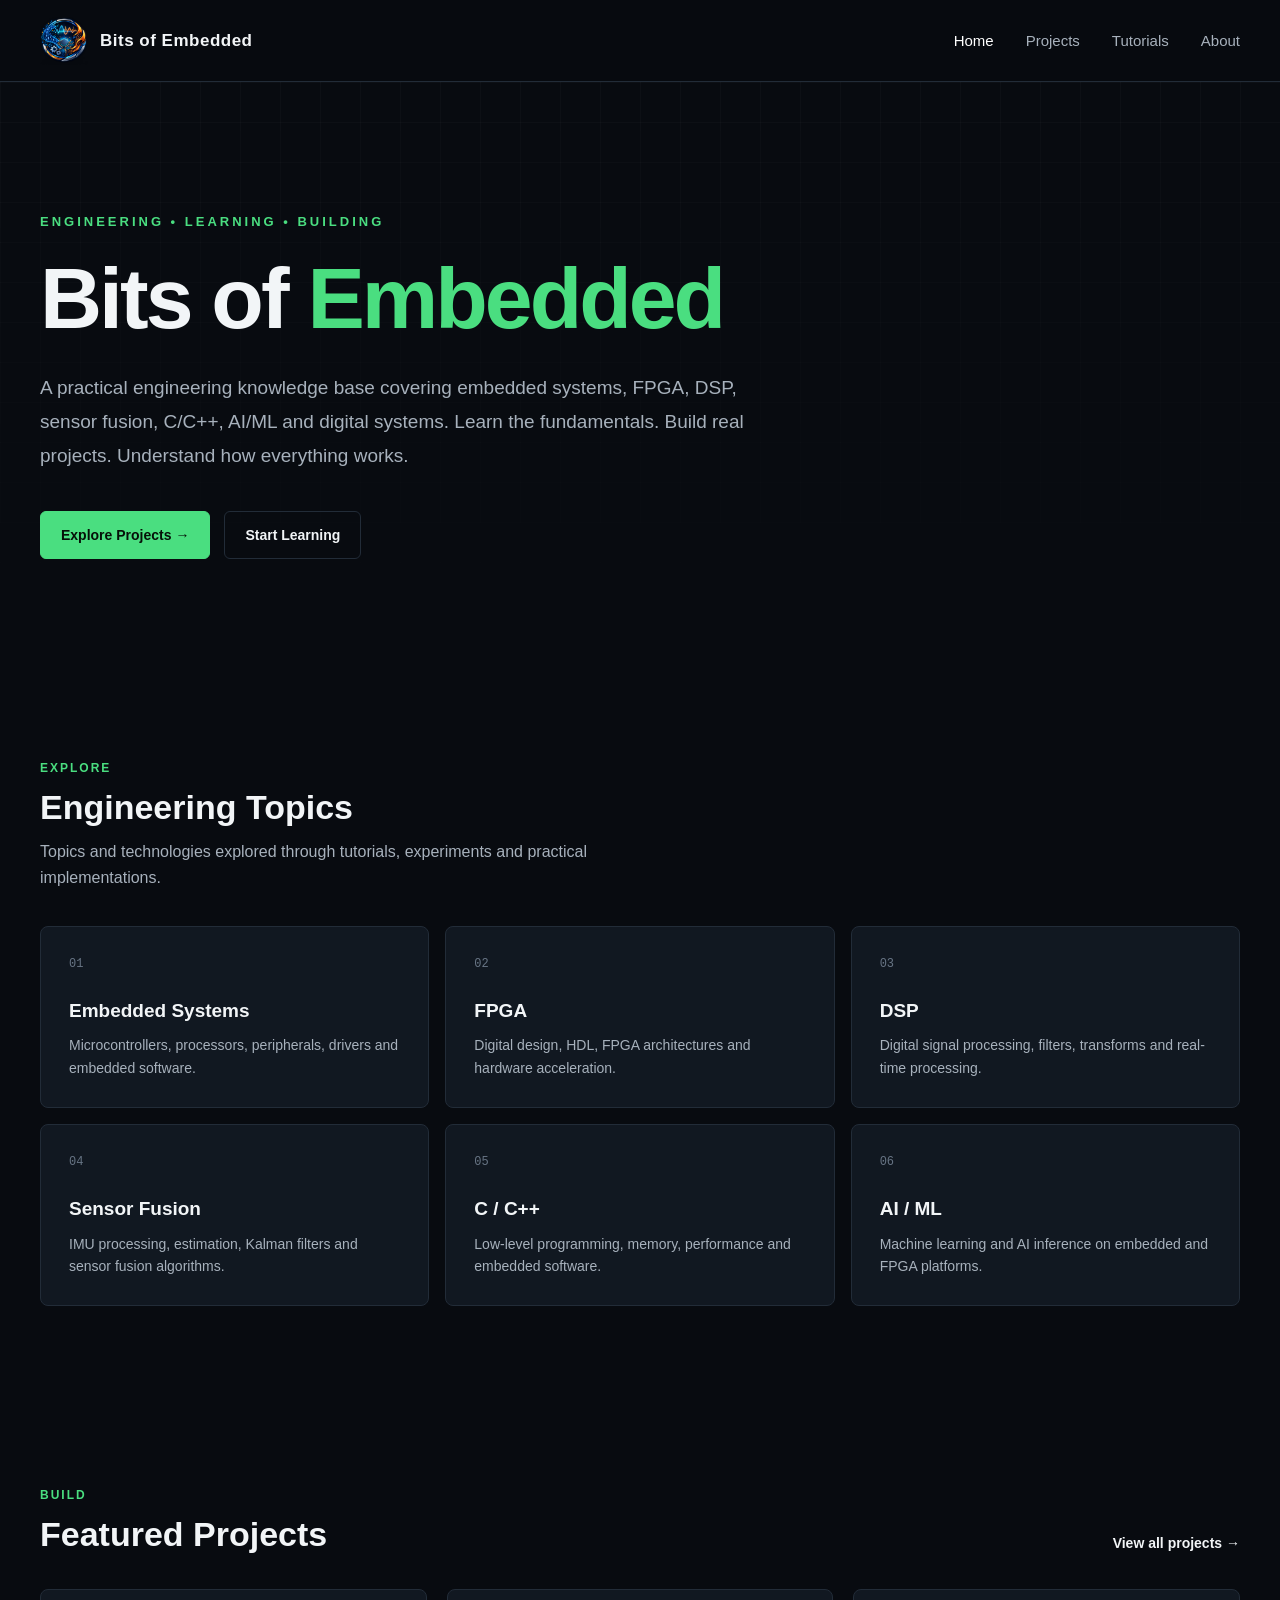
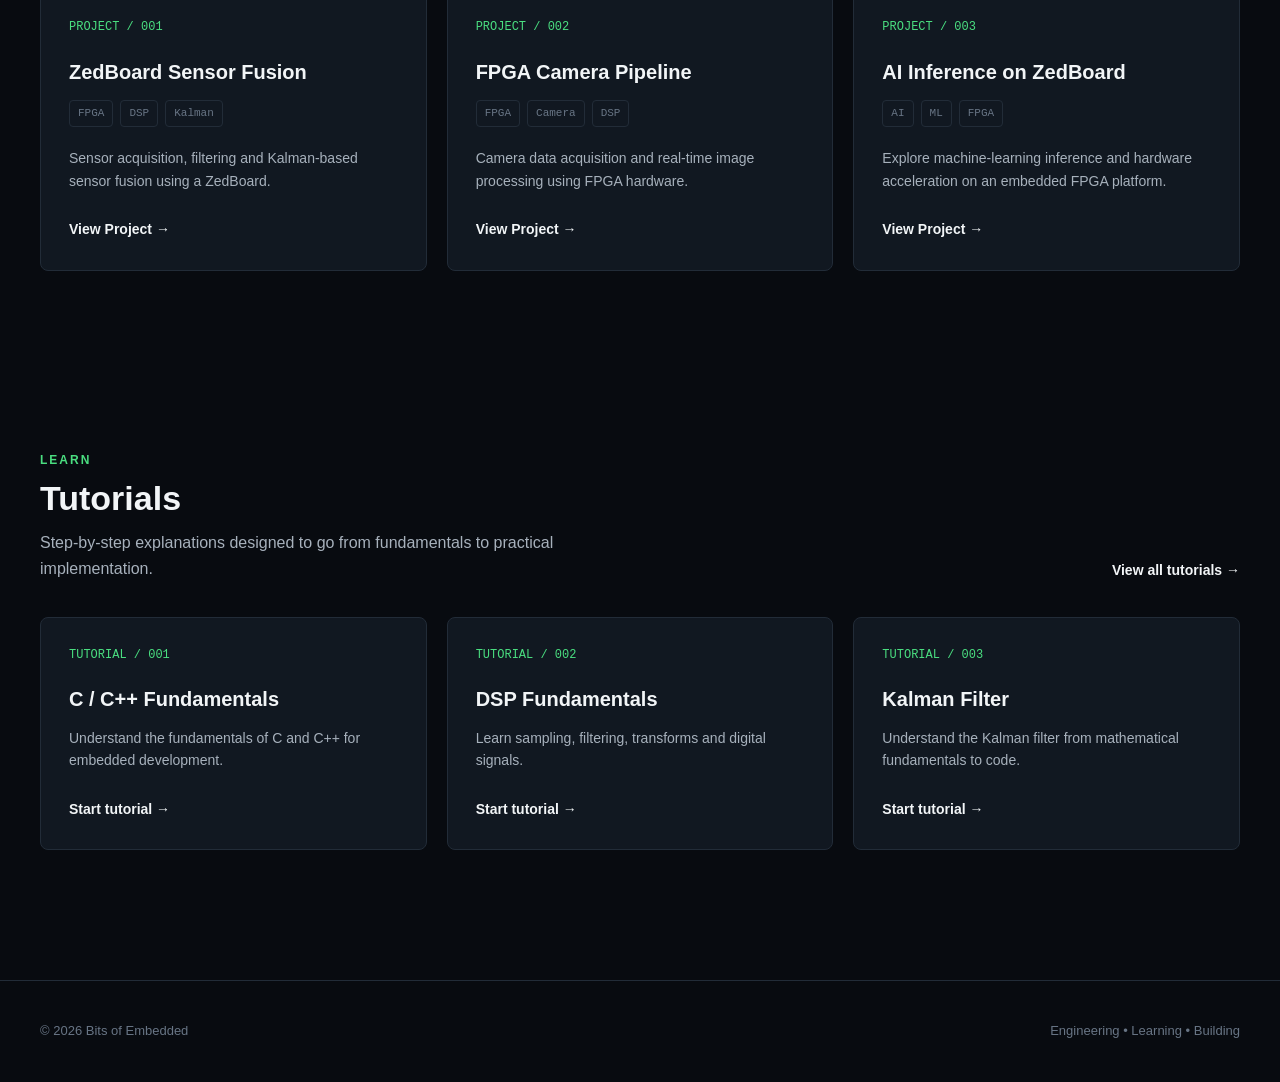
<file: index.html>
<!DOCTYPE html>

<html lang="en">

<head>

    <meta charset="UTF-8">

    <meta
        name="viewport"
        content="width=device-width, initial-scale=1.0"
    >

    <title>Bits of Embedded</title>

    <link
        rel="stylesheet"
        href="css/style.css"
    >

</head>


<body>


<!-- =====================================================
     HEADER
     ===================================================== -->

<header>

    <div class="container header-inner">


        <a
            href="index.html"
            class="logo"
        >

            <img
                src="logo.png"
                alt="Bits of Embedded"
            >

            <span class="logo-text">
                Bits of Embedded
            </span>

        </a>


        <nav>

            <a
                href="index.html"
                class="active"
            >
                Home
            </a>

            <a href="projects.html">
                Projects
            </a>

            <a href="tutorials.html">
                Tutorials
            </a>

            <a href="about.html">
                About
            </a>

        </nav>


    </div>

</header>



<!-- =====================================================
     MAIN
     ===================================================== -->

<main>


<!-- =====================================================
     HERO
     ===================================================== -->

<section class="hero">

    <div class="container">

        <div class="hero-content">


            <div class="eyebrow">

                ENGINEERING • LEARNING • BUILDING

            </div>


            <h1>

                Bits of
                <span>Embedded</span>

            </h1>


            <p class="hero-description">

                A practical engineering knowledge base
                covering embedded systems, FPGA, DSP,
                sensor fusion, C/C++, AI/ML and
                digital systems.

                Learn the fundamentals.
                Build real projects.
                Understand how everything works.

            </p>


            <div class="buttons">

                <a
                    href="projects.html"
                    class="btn btn-primary"
                >
                    Explore Projects →
                </a>


                <a
                    href="tutorials.html"
                    class="btn btn-secondary"
                >
                    Start Learning
                </a>

            </div>


        </div>

    </div>

</section>



<!-- =====================================================
     TOPICS
     ===================================================== -->

<section class="section">

    <div class="container">


        <div class="section-header">

            <div>

                <div class="section-label">
                    Explore
                </div>

                <h2 class="section-title">
                    Engineering Topics
                </h2>

                <p class="section-description">

                    Topics and technologies explored
                    through tutorials, experiments and
                    practical implementations.

                </p>

            </div>

        </div>



        <div class="topic-grid">


            <div class="topic-card">

                <div class="topic-number">
                    01
                </div>

                <h3>
                    Embedded Systems
                </h3>

                <p>
                    Microcontrollers, processors,
                    peripherals, drivers and
                    embedded software.
                </p>

            </div>


            <div class="topic-card">

                <div class="topic-number">
                    02
                </div>

                <h3>
                    FPGA
                </h3>

                <p>
                    Digital design, HDL, FPGA
                    architectures and hardware
                    acceleration.
                </p>

            </div>


            <div class="topic-card">

                <div class="topic-number">
                    03
                </div>

                <h3>
                    DSP
                </h3>

                <p>
                    Digital signal processing,
                    filters, transforms and
                    real-time processing.
                </p>

            </div>


            <div class="topic-card">

                <div class="topic-number">
                    04
                </div>

                <h3>
                    Sensor Fusion
                </h3>

                <p>
                    IMU processing, estimation,
                    Kalman filters and sensor
                    fusion algorithms.
                </p>

            </div>


            <div class="topic-card">

                <div class="topic-number">
                    05
                </div>

                <h3>
                    C / C++
                </h3>

                <p>
                    Low-level programming,
                    memory, performance and
                    embedded software.
                </p>

            </div>


            <div class="topic-card">

                <div class="topic-number">
                    06
                </div>

                <h3>
                    AI / ML
                </h3>

                <p>
                    Machine learning and AI
                    inference on embedded and
                    FPGA platforms.
                </p>

            </div>


        </div>

    </div>

</section>



<!-- =====================================================
     PROJECTS
     ===================================================== -->

<section class="section">

    <div class="container">


        <div class="section-header">

            <div>

                <div class="section-label">
                    Build
                </div>

                <h2 class="section-title">
                    Featured Projects
                </h2>

            </div>


            <a
                href="projects.html"
                class="card-link"
            >
                View all projects →
            </a>

        </div>



        <div class="card-grid">


            <article class="card">

                <div class="card-category">
                    PROJECT / 001
                </div>

                <h3>
                    ZedBoard Sensor Fusion
                </h3>

                <div class="tags">

                    <span class="tag">
                        FPGA
                    </span>

                    <span class="tag">
                        DSP
                    </span>

                    <span class="tag">
                        Kalman
                    </span>

                </div>

                <p>
                    Sensor acquisition, filtering
                    and Kalman-based sensor fusion
                    using a ZedBoard.
                </p>

                <a
                    href="projects/zedboard-sensor-fusion.html"
                    class="card-link"
                >
                    View Project →
                </a>

            </article>



            <article class="card">

                <div class="card-category">
                    PROJECT / 002
                </div>

                <h3>
                    FPGA Camera Pipeline
                </h3>

                <div class="tags">

                    <span class="tag">
                        FPGA
                    </span>

                    <span class="tag">
                        Camera
                    </span>

                    <span class="tag">
                        DSP
                    </span>

                </div>

                <p>
                    Camera data acquisition and
                    real-time image processing
                    using FPGA hardware.
                </p>

                <a
                    href="projects/fpga-camera.html"
                    class="card-link"
                >
                    View Project →
                </a>

            </article>



            <article class="card">

                <div class="card-category">
                    PROJECT / 003
                </div>

                <h3>
                    AI Inference on ZedBoard
                </h3>

                <div class="tags">

                    <span class="tag">
                        AI
                    </span>

                    <span class="tag">
                        ML
                    </span>

                    <span class="tag">
                        FPGA
                    </span>

                </div>

                <p>
                    Explore machine-learning inference
                    and hardware acceleration on an
                    embedded FPGA platform.
                </p>

                <a
                    href="projects/ai-inference.html"
                    class="card-link"
                >
                    View Project →
                </a>

            </article>


        </div>

    </div>

</section>



<!-- =====================================================
     TUTORIALS
     ===================================================== -->

<section class="section">

    <div class="container">


        <div class="section-header">

            <div>

                <div class="section-label">
                    Learn
                </div>

                <h2 class="section-title">
                    Tutorials
                </h2>

                <p class="section-description">

                    Step-by-step explanations designed
                    to go from fundamentals to practical
                    implementation.

                </p>

            </div>


            <a
                href="tutorials.html"
                class="card-link"
            >
                View all tutorials →
            </a>

        </div>



        <div class="card-grid">


            <article class="card">

                <div class="card-category">
                    TUTORIAL / 001
                </div>

                <h3>
                    C / C++ Fundamentals
                </h3>

                <p>
                    Understand the fundamentals of
                    C and C++ for embedded development.
                </p>

                <a
                    href="tutorials/c-cpp-basics.html"
                    class="card-link"
                >
                    Start tutorial →
                </a>

            </article>



            <article class="card">

                <div class="card-category">
                    TUTORIAL / 002
                </div>

                <h3>
                    DSP Fundamentals
                </h3>

                <p>
                    Learn sampling, filtering,
                    transforms and digital signals.
                </p>

                <a
                    href="tutorials/dsp-basics.html"
                    class="card-link"
                >
                    Start tutorial →
                </a>

            </article>



            <article class="card">

                <div class="card-category">
                    TUTORIAL / 003
                </div>

                <h3>
                    Kalman Filter
                </h3>

                <p>
                    Understand the Kalman filter from
                    mathematical fundamentals to code.
                </p>

                <a
                    href="tutorials/kalman-filter.html"
                    class="card-link"
                >
                    Start tutorial →
                </a>

            </article>


        </div>

    </div>

</section>


</main>



<!-- =====================================================
     FOOTER
     ===================================================== -->

<footer>

    <div class="container footer-inner">

        <div class="footer-text">

            ©
            <span id="current-year"></span>
            Bits of Embedded

        </div>


        <div class="footer-text">

            Engineering • Learning • Building

        </div>

    </div>

</footer>



<script src="js/main.js"></script>

</body>

</html>
</file>
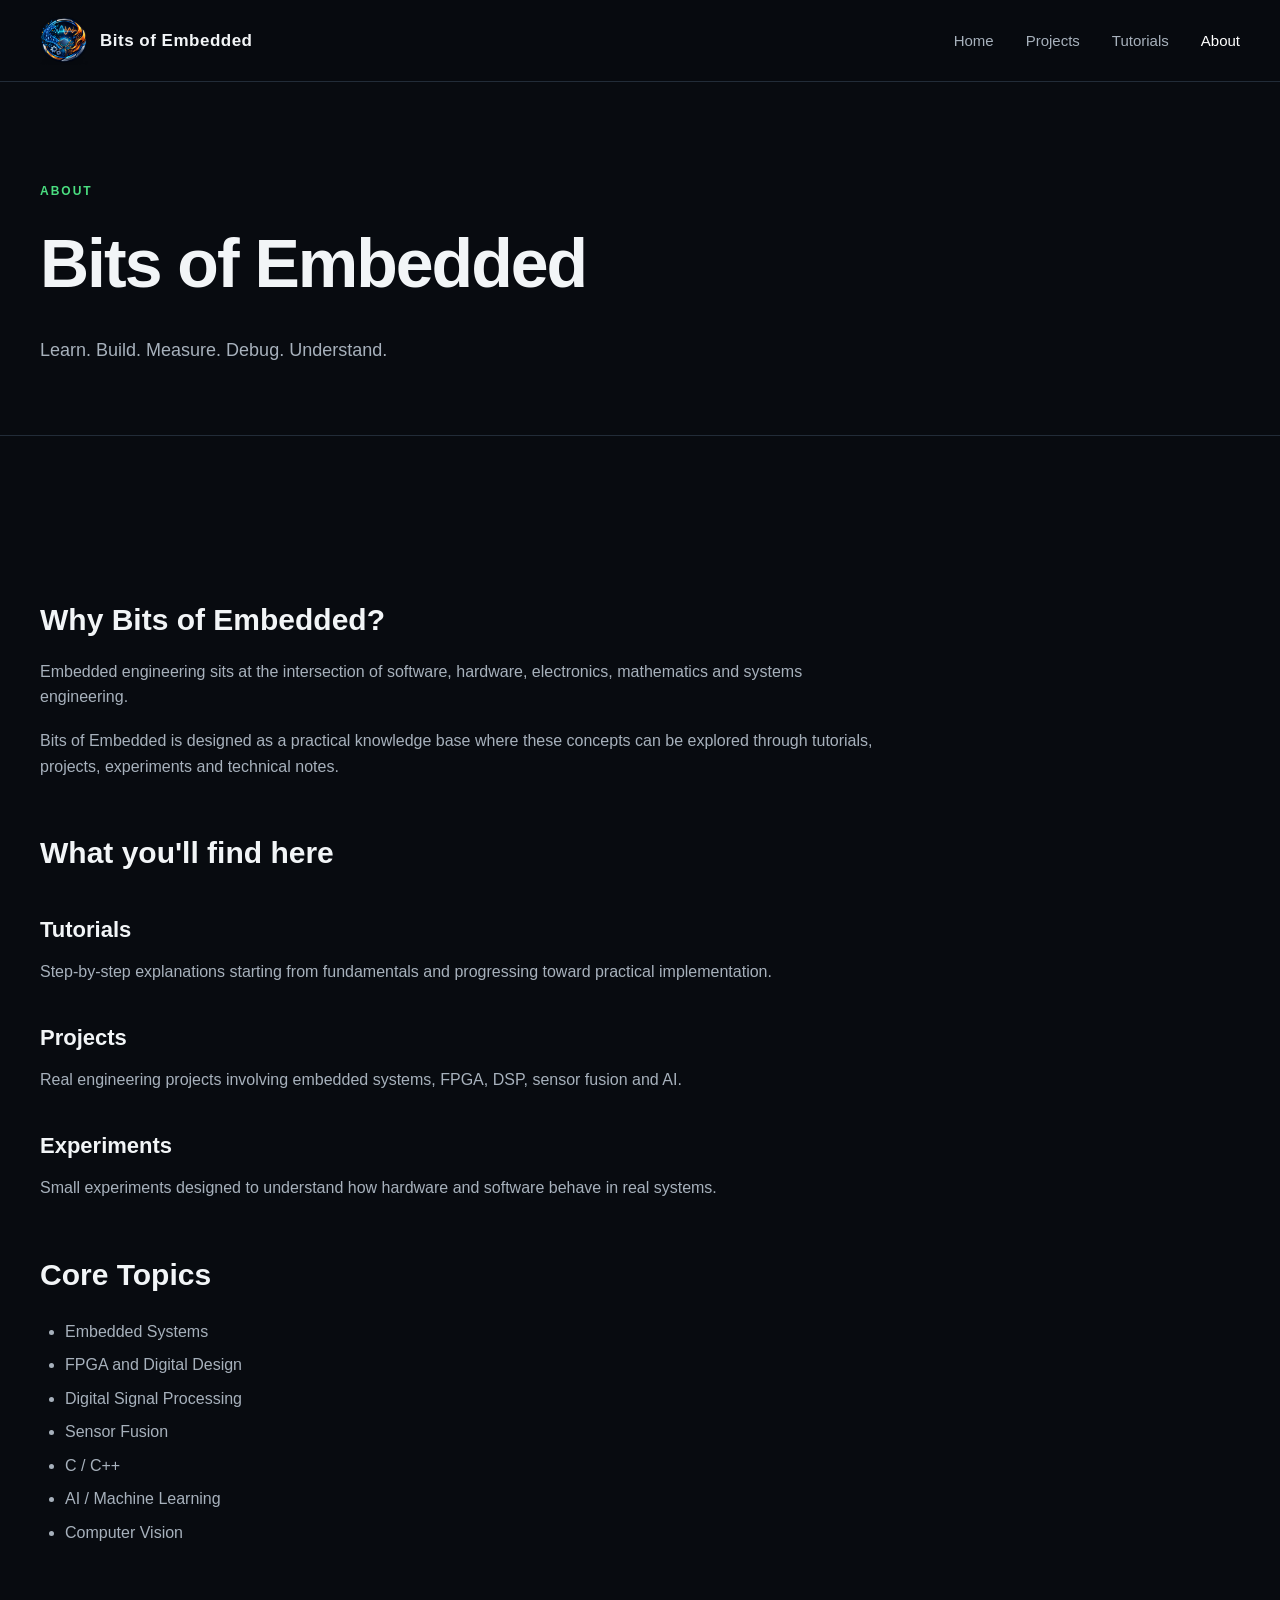
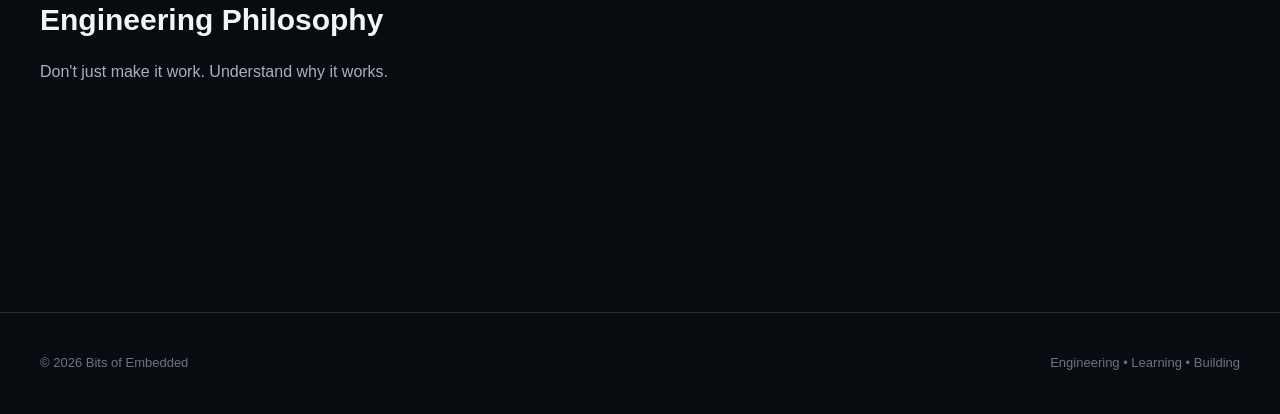
<file: about.html>
<!DOCTYPE html>

<html lang="en">

<head>

    <meta charset="UTF-8">

    <meta
        name="viewport"
        content="width=device-width, initial-scale=1.0"
    >

    <title>About | Bits of Embedded</title>

    <link
        rel="stylesheet"
        href="css/style.css"
    >

</head>


<body>


<header>

    <div class="container header-inner">


        <a
            href="index.html"
            class="logo"
        >

            <img
                src="logo.png"
                alt="Bits of Embedded"
            >

            <span class="logo-text">
                Bits of Embedded
            </span>

        </a>


        <nav>

            <a href="index.html">
                Home
            </a>

            <a href="projects.html">
                Projects
            </a>

            <a href="tutorials.html">
                Tutorials
            </a>

            <a
                href="about.html"
                class="active"
            >
                About
            </a>

        </nav>

    </div>

</header>



<main>


<section class="page-hero">

    <div class="container">

        <div class="section-label">
            About
        </div>

        <h1>
            Bits of Embedded
        </h1>

        <p>
            Learn. Build. Measure. Debug. Understand.
        </p>

    </div>

</section>



<section class="section">

    <div class="container">

        <div class="article">


            <h2>
                Why Bits of Embedded?
            </h2>

            <p>
                Embedded engineering sits at the
                intersection of software, hardware,
                electronics, mathematics and systems
                engineering.
            </p>


            <p>
                Bits of Embedded is designed as a
                practical knowledge base where these
                concepts can be explored through
                tutorials, projects, experiments and
                technical notes.
            </p>


            <h2>
                What you'll find here
            </h2>


            <h3>
                Tutorials
            </h3>

            <p>
                Step-by-step explanations starting
                from fundamentals and progressing
                toward practical implementation.
            </p>


            <h3>
                Projects
            </h3>

            <p>
                Real engineering projects involving
                embedded systems, FPGA, DSP,
                sensor fusion and AI.
            </p>


            <h3>
                Experiments
            </h3>

            <p>
                Small experiments designed to
                understand how hardware and software
                behave in real systems.
            </p>


            <h2>
                Core Topics
            </h2>

            <ul>

                <li>
                    Embedded Systems
                </li>

                <li>
                    FPGA and Digital Design
                </li>

                <li>
                    Digital Signal Processing
                </li>

                <li>
                    Sensor Fusion
                </li>

                <li>
                    C / C++
                </li>

                <li>
                    AI / Machine Learning
                </li>

                <li>
                    Computer Vision
                </li>

            </ul>


            <h2>
                Engineering Philosophy
            </h2>

            <p>
                Don't just make it work.
                Understand why it works.
            </p>


        </div>

    </div>

</section>


</main>



<footer>

    <div class="container footer-inner">

        <div class="footer-text">

            ©
            <span id="current-year"></span>
            Bits of Embedded

        </div>

        <div class="footer-text">
            Engineering • Learning • Building
        </div>

    </div>

</footer>


<script src="js/main.js"></script>

</body>

</html>
</file>
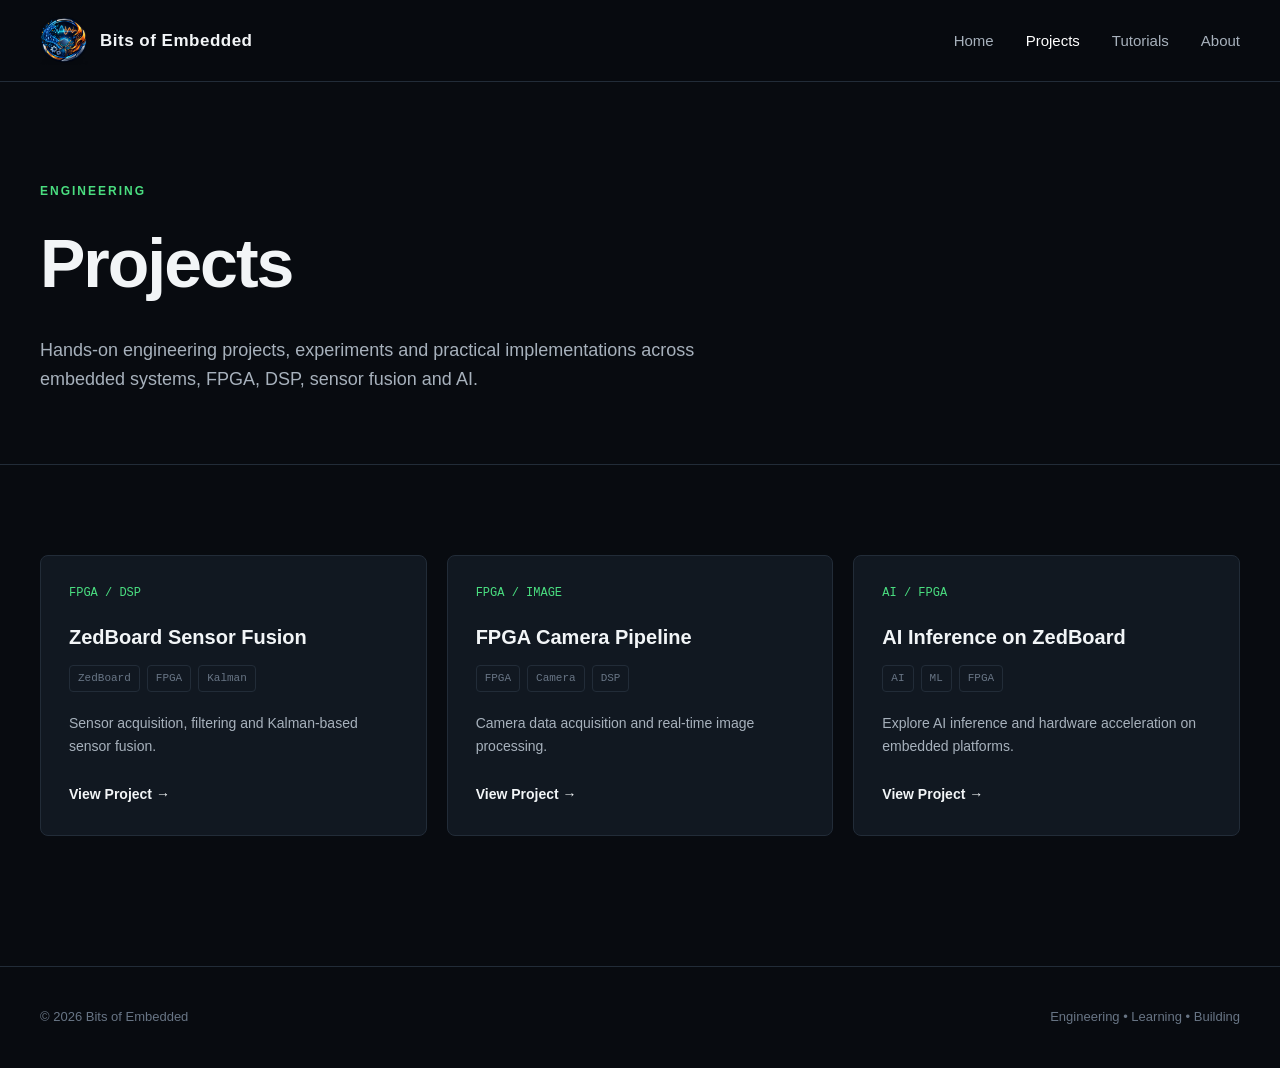
<file: projects.html>
<!DOCTYPE html>

<html lang="en">

<head>

    <meta charset="UTF-8">

    <meta
        name="viewport"
        content="width=device-width, initial-scale=1.0"
    >

    <title>Projects | Bits of Embedded</title>

    <link
        rel="stylesheet"
        href="css/style.css"
    >

</head>


<body>


<header>

    <div class="container header-inner">


        <a
            href="index.html"
            class="logo"
        >

            <img
                src="logo.png"
                alt="Bits of Embedded"
            >

            <span class="logo-text">
                Bits of Embedded
            </span>

        </a>


        <nav>

            <a href="index.html">
                Home
            </a>

            <a
                href="projects.html"
                class="active"
            >
                Projects
            </a>

            <a href="tutorials.html">
                Tutorials
            </a>

            <a href="about.html">
                About
            </a>

        </nav>

    </div>

</header>



<main>


<section class="page-hero">

    <div class="container">

        <div class="section-label">
            Engineering
        </div>

        <h1>
            Projects
        </h1>

        <p>
            Hands-on engineering projects,
            experiments and practical implementations
            across embedded systems, FPGA, DSP,
            sensor fusion and AI.
        </p>

    </div>

</section>



<section class="section">

    <div class="container">


        <div class="card-grid">


            <article class="card">

                <div class="card-category">
                    FPGA / DSP
                </div>

                <h3>
                    ZedBoard Sensor Fusion
                </h3>

                <div class="tags">

                    <span class="tag">
                        ZedBoard
                    </span>

                    <span class="tag">
                        FPGA
                    </span>

                    <span class="tag">
                        Kalman
                    </span>

                </div>

                <p>
                    Sensor acquisition, filtering
                    and Kalman-based sensor fusion.
                </p>

                <a
                    href="projects/zedboard-sensor-fusion.html"
                    class="card-link"
                >
                    View Project →
                </a>

            </article>



            <article class="card">

                <div class="card-category">
                    FPGA / IMAGE
                </div>

                <h3>
                    FPGA Camera Pipeline
                </h3>

                <div class="tags">

                    <span class="tag">
                        FPGA
                    </span>

                    <span class="tag">
                        Camera
                    </span>

                    <span class="tag">
                        DSP
                    </span>

                </div>

                <p>
                    Camera data acquisition and
                    real-time image processing.
                </p>

                <a
                    href="projects/fpga-camera.html"
                    class="card-link"
                >
                    View Project →
                </a>

            </article>



            <article class="card">

                <div class="card-category">
                    AI / FPGA
                </div>

                <h3>
                    AI Inference on ZedBoard
                </h3>

                <div class="tags">

                    <span class="tag">
                        AI
                    </span>

                    <span class="tag">
                        ML
                    </span>

                    <span class="tag">
                        FPGA
                    </span>

                </div>

                <p>
                    Explore AI inference and
                    hardware acceleration on
                    embedded platforms.
                </p>

                <a
                    href="projects/ai-inference.html"
                    class="card-link"
                >
                    View Project →
                </a>

            </article>


        </div>

    </div>

</section>


</main>



<footer>

    <div class="container footer-inner">

        <div class="footer-text">

            ©
            <span id="current-year"></span>
            Bits of Embedded

        </div>

        <div class="footer-text">
            Engineering • Learning • Building
        </div>

    </div>

</footer>


<script src="js/main.js"></script>

</body>

</html>
</file>
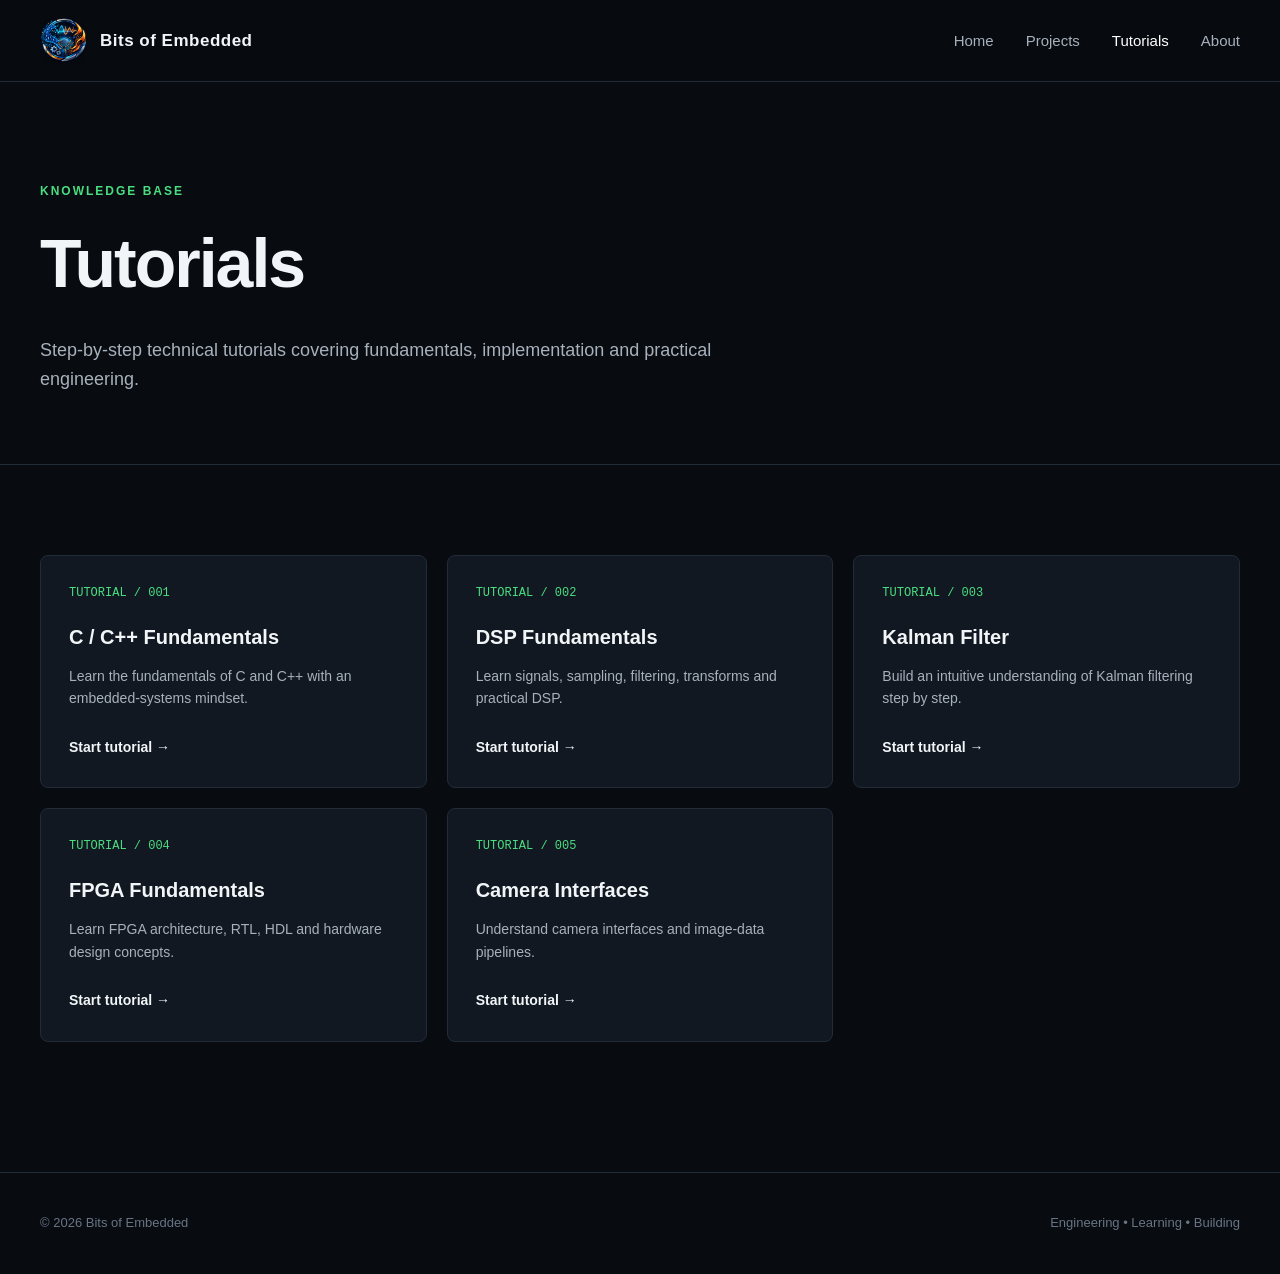
<file: tutorials.html>
<!DOCTYPE html>

<html lang="en">

<head>

    <meta charset="UTF-8">

    <meta
        name="viewport"
        content="width=device-width, initial-scale=1.0"
    >

    <title>Tutorials | Bits of Embedded</title>

    <link
        rel="stylesheet"
        href="css/style.css"
    >

</head>


<body>


<header>

    <div class="container header-inner">


        <a
            href="index.html"
            class="logo"
        >

            <img
                src="logo.png"
                alt="Bits of Embedded"
            >

            <span class="logo-text">
                Bits of Embedded
            </span>

        </a>


        <nav>

            <a href="index.html">
                Home
            </a>

            <a href="projects.html">
                Projects
            </a>

            <a
                href="tutorials.html"
                class="active"
            >
                Tutorials
            </a>

            <a href="about.html">
                About
            </a>

        </nav>

    </div>

</header>



<main>


<section class="page-hero">

    <div class="container">

        <div class="section-label">
            Knowledge Base
        </div>

        <h1>
            Tutorials
        </h1>

        <p>
            Step-by-step technical tutorials
            covering fundamentals, implementation
            and practical engineering.
        </p>

    </div>

</section>



<section class="section">

    <div class="container">


        <div class="card-grid">


            <article class="card">

                <div class="card-category">
                    TUTORIAL / 001
                </div>

                <h3>
                    C / C++ Fundamentals
                </h3>

                <p>
                    Learn the fundamentals of C and C++
                    with an embedded-systems mindset.
                </p>

                <a
                    href="tutorials/c-cpp-basics.html"
                    class="card-link"
                >
                    Start tutorial →
                </a>

            </article>



            <article class="card">

                <div class="card-category">
                    TUTORIAL / 002
                </div>

                <h3>
                    DSP Fundamentals
                </h3>

                <p>
                    Learn signals, sampling, filtering,
                    transforms and practical DSP.
                </p>

                <a
                    href="tutorials/dsp-basics.html"
                    class="card-link"
                >
                    Start tutorial →
                </a>

            </article>



            <article class="card">

                <div class="card-category">
                    TUTORIAL / 003
                </div>

                <h3>
                    Kalman Filter
                </h3>

                <p>
                    Build an intuitive understanding
                    of Kalman filtering step by step.
                </p>

                <a
                    href="tutorials/kalman-filter.html"
                    class="card-link"
                >
                    Start tutorial →
                </a>

            </article>



            <article class="card">

                <div class="card-category">
                    TUTORIAL / 004
                </div>

                <h3>
                    FPGA Fundamentals
                </h3>

                <p>
                    Learn FPGA architecture, RTL,
                    HDL and hardware design concepts.
                </p>

                <a
                    href="tutorials/fpga-basics.html"
                    class="card-link"
                >
                    Start tutorial →
                </a>

            </article>



            <article class="card">

                <div class="card-category">
                    TUTORIAL / 005
                </div>

                <h3>
                    Camera Interfaces
                </h3>

                <p>
                    Understand camera interfaces
                    and image-data pipelines.
                </p>

                <a
                    href="tutorials/camera-interface.html"
                    class="card-link"
                >
                    Start tutorial →
                </a>

            </article>


        </div>

    </div>

</section>


</main>



<footer>

    <div class="container footer-inner">

        <div class="footer-text">

            ©
            <span id="current-year"></span>
            Bits of Embedded

        </div>

        <div class="footer-text">
            Engineering • Learning • Building
        </div>

    </div>

</footer>


<script src="js/main.js"></script>

</body>

</html>
</file>
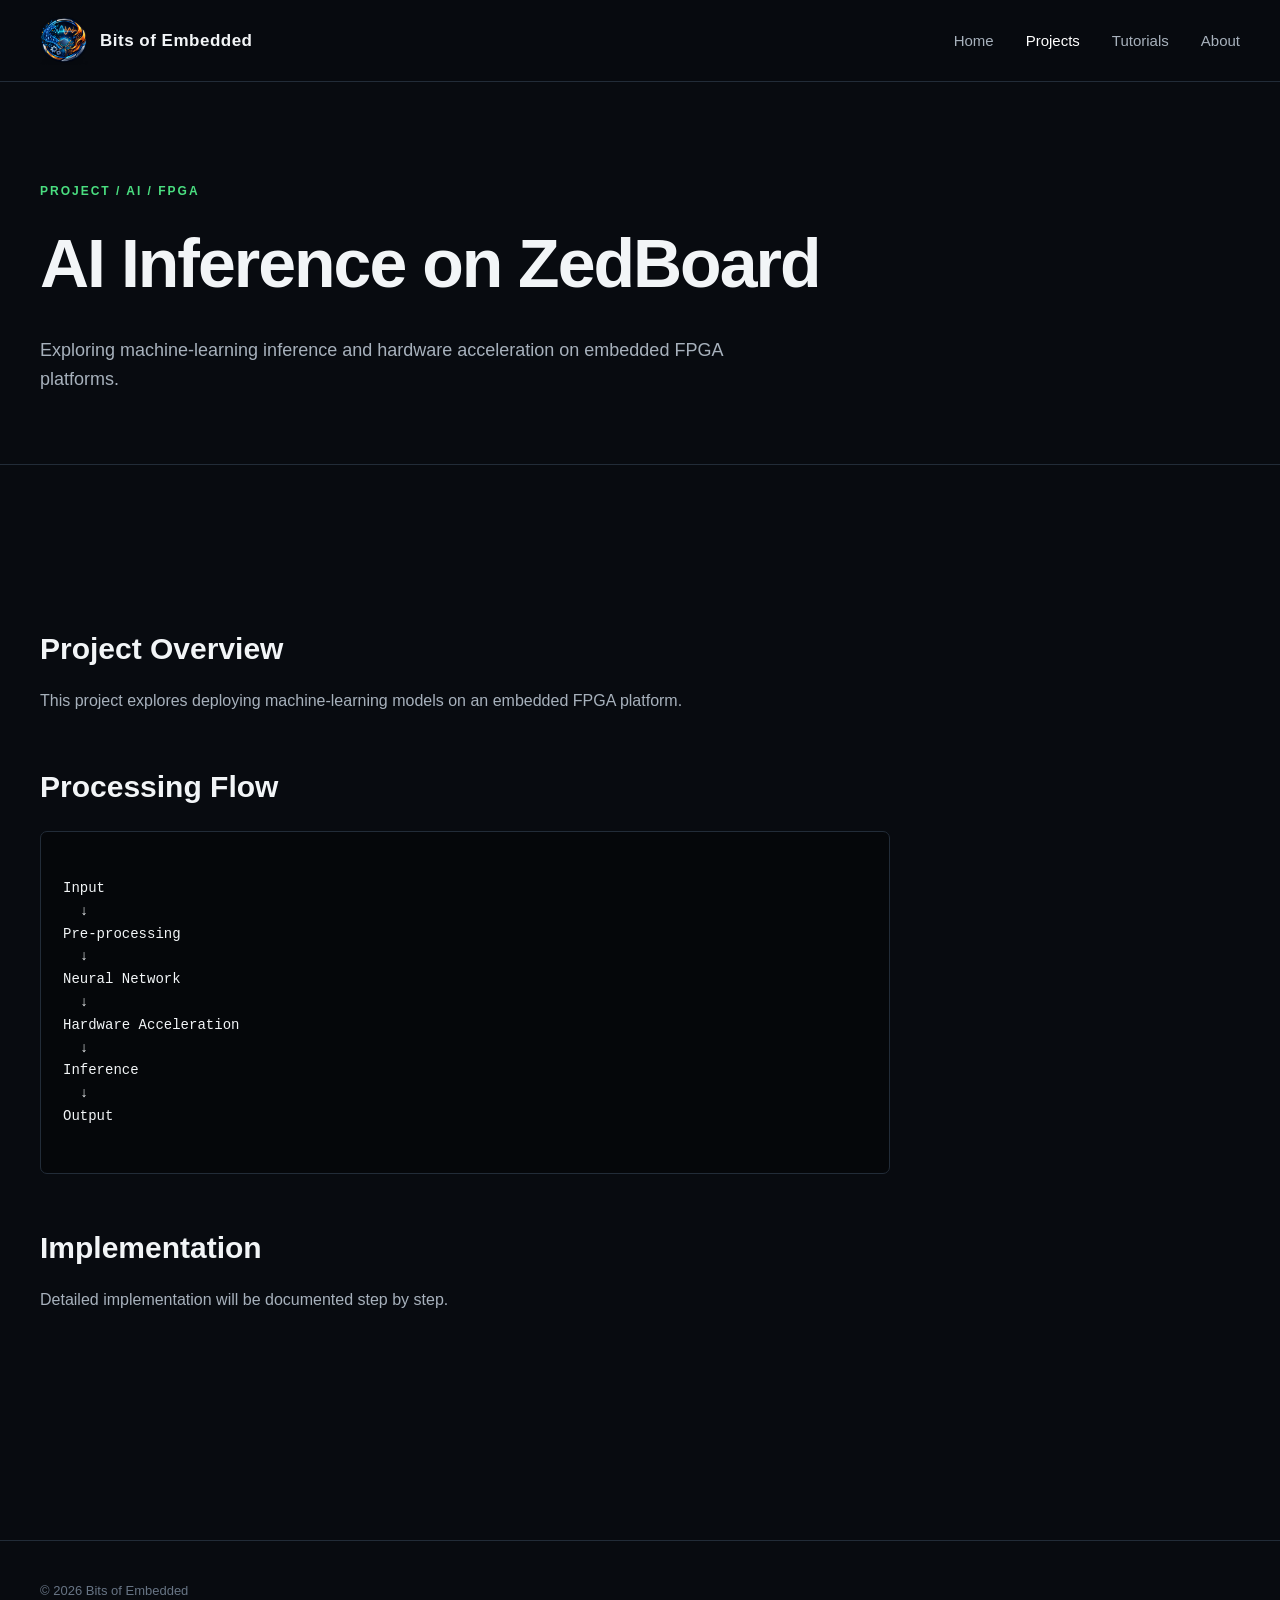
<file: projects/ai-inference.html>
<!DOCTYPE html>

<html lang="en">

<head>

    <meta charset="UTF-8">

    <meta
        name="viewport"
        content="width=device-width, initial-scale=1.0"
    >

    <title>
        AI Inference | Bits of Embedded
    </title>

    <link
        rel="stylesheet"
        href="../css/style.css"
    >

</head>


<body>


<header>

    <div class="container header-inner">


        <a
            href="../index.html"
            class="logo"
        >

            <img
                src="../logo.png"
                alt="Bits of Embedded"
            >

            <span class="logo-text">
                Bits of Embedded
            </span>

        </a>


        <nav>

            <a href="../index.html">
                Home
            </a>

            <a
                href="../projects.html"
                class="active"
            >
                Projects
            </a>

            <a href="../tutorials.html">
                Tutorials
            </a>

            <a href="../about.html">
                About
            </a>

        </nav>

    </div>

</header>



<main>


<section class="page-hero">

    <div class="container">

        <div class="section-label">
            PROJECT / AI / FPGA
        </div>

        <h1>
            AI Inference on ZedBoard
        </h1>

        <p>
            Exploring machine-learning inference
            and hardware acceleration on embedded
            FPGA platforms.
        </p>

    </div>

</section>



<section class="section">

    <div class="container">

        <article class="article">


            <h2>
                Project Overview
            </h2>

            <p>
                This project explores deploying
                machine-learning models on an embedded
                FPGA platform.
            </p>


            <h2>
                Processing Flow
            </h2>

            <pre><code>
Input
  ↓
Pre-processing
  ↓
Neural Network
  ↓
Hardware Acceleration
  ↓
Inference
  ↓
Output
            </code></pre>


            <h2>
                Implementation
            </h2>

            <p>
                Detailed implementation will be
                documented step by step.
            </p>


        </article>

    </div>

</section>


</main>



<footer>

    <div class="container footer-inner">

        <div class="footer-text">

            ©
            <span id="current-year"></span>
            Bits of Embedded

        </div>

    </div>

</footer>


<script src="../js/main.js"></script>

</body>

</html>
</file>
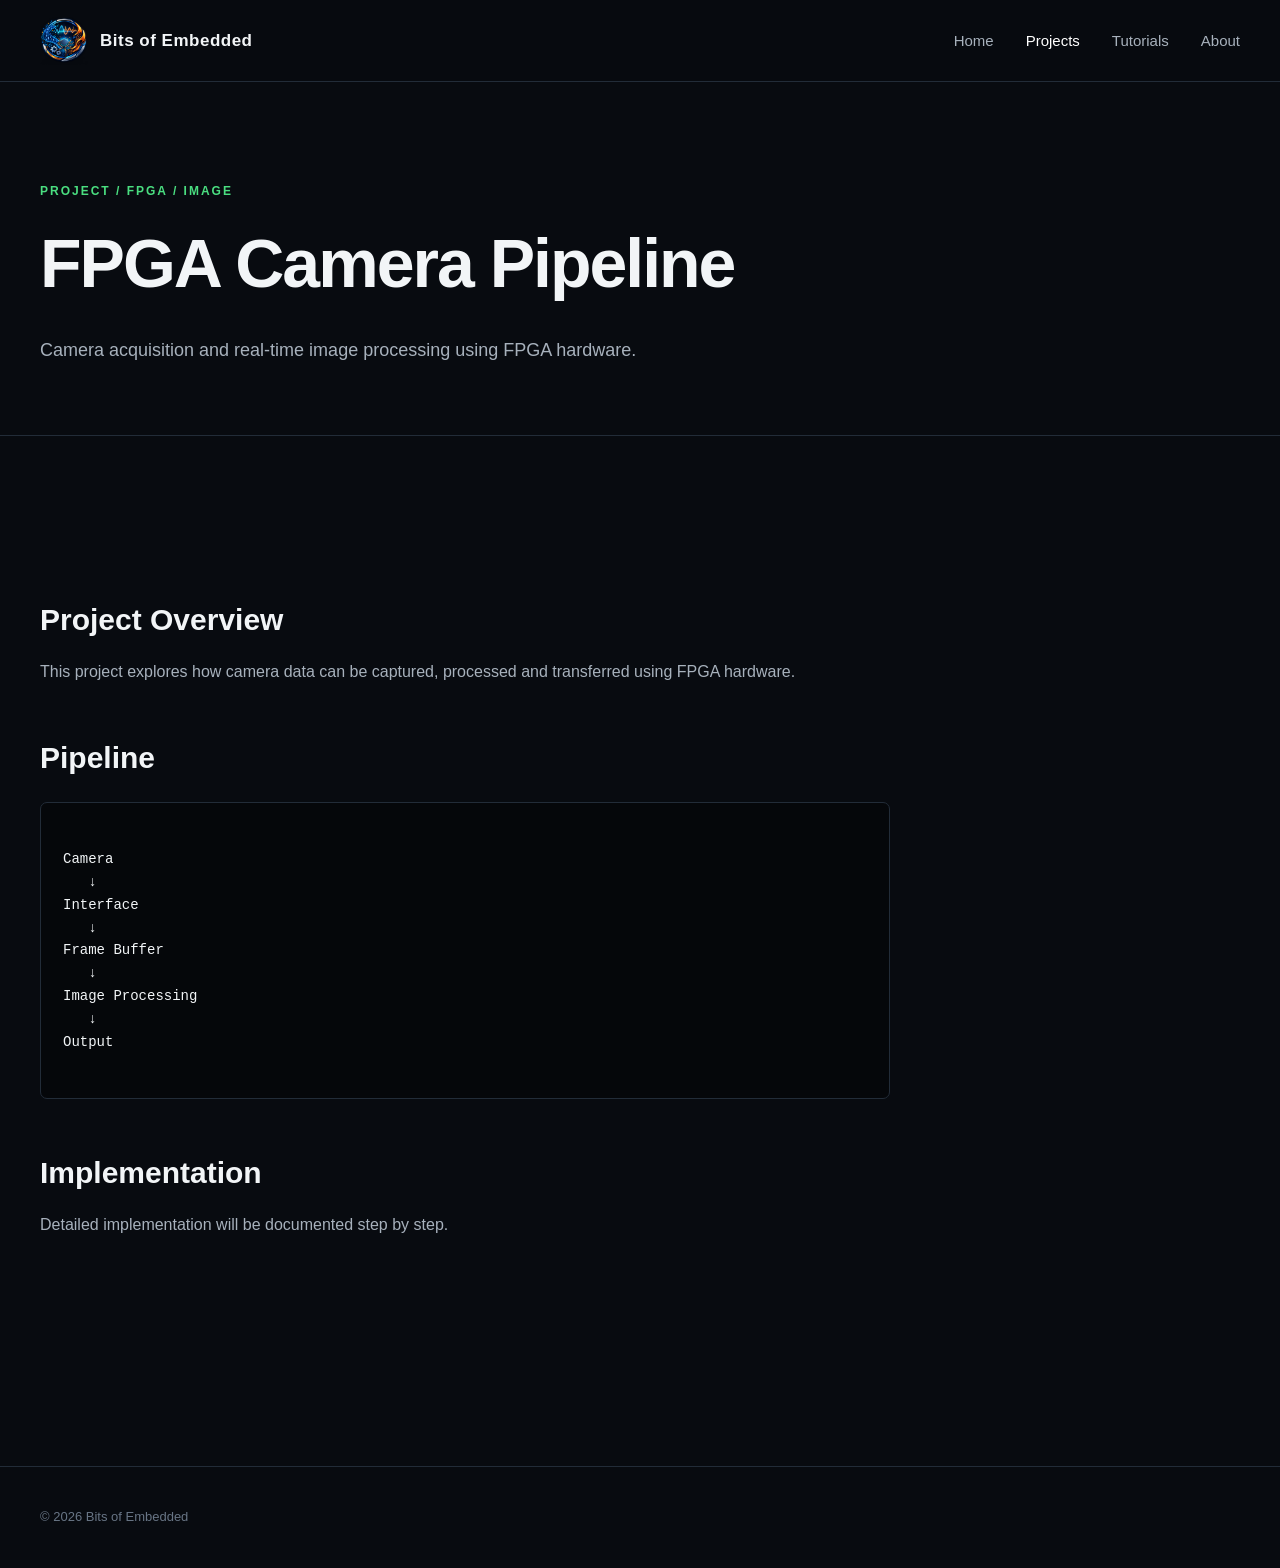
<file: projects/fpga-camera.html>
<!DOCTYPE html>

<html lang="en">

<head>

    <meta charset="UTF-8">

    <meta
        name="viewport"
        content="width=device-width, initial-scale=1.0"
    >

    <title>
        FPGA Camera Pipeline | Bits of Embedded
    </title>

    <link
        rel="stylesheet"
        href="../css/style.css"
    >

</head>


<body>


<header>

    <div class="container header-inner">


        <a
            href="../index.html"
            class="logo"
        >

            <img
                src="../logo.png"
                alt="Bits of Embedded"
            >

            <span class="logo-text">
                Bits of Embedded
            </span>

        </a>


        <nav>

            <a href="../index.html">
                Home
            </a>

            <a
                href="../projects.html"
                class="active"
            >
                Projects
            </a>

            <a href="../tutorials.html">
                Tutorials
            </a>

            <a href="../about.html">
                About
            </a>

        </nav>

    </div>

</header>



<main>


<section class="page-hero">

    <div class="container">

        <div class="section-label">
            PROJECT / FPGA / IMAGE
        </div>

        <h1>
            FPGA Camera Pipeline
        </h1>

        <p>
            Camera acquisition and real-time
            image processing using FPGA hardware.
        </p>

    </div>

</section>



<section class="section">

    <div class="container">

        <article class="article">


            <h2>
                Project Overview
            </h2>

            <p>
                This project explores how camera data
                can be captured, processed and
                transferred using FPGA hardware.
            </p>


            <h2>
                Pipeline
            </h2>

            <pre><code>
Camera
   ↓
Interface
   ↓
Frame Buffer
   ↓
Image Processing
   ↓
Output
            </code></pre>


            <h2>
                Implementation
            </h2>

            <p>
                Detailed implementation will be
                documented step by step.
            </p>


        </article>

    </div>

</section>


</main>



<footer>

    <div class="container footer-inner">

        <div class="footer-text">

            ©
            <span id="current-year"></span>
            Bits of Embedded

        </div>

    </div>

</footer>


<script src="../js/main.js"></script>

</body>

</html>
</file>
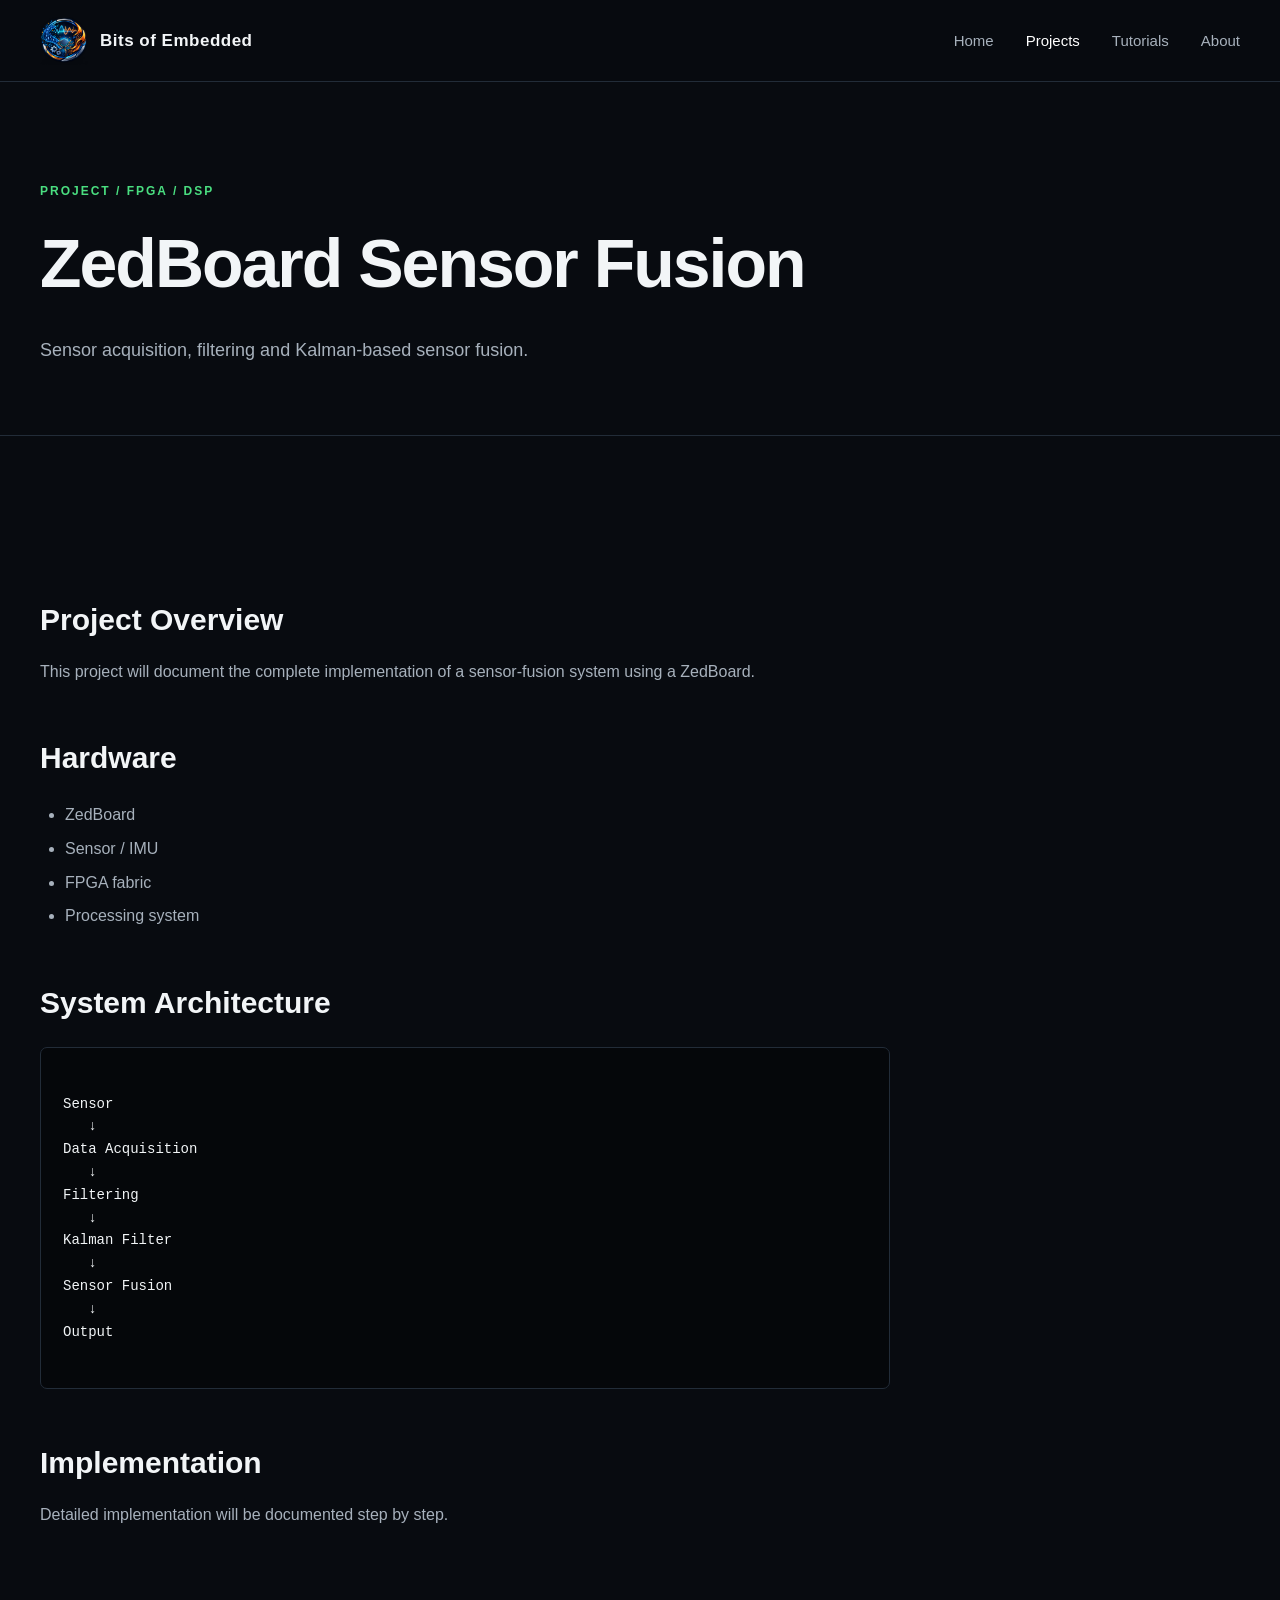
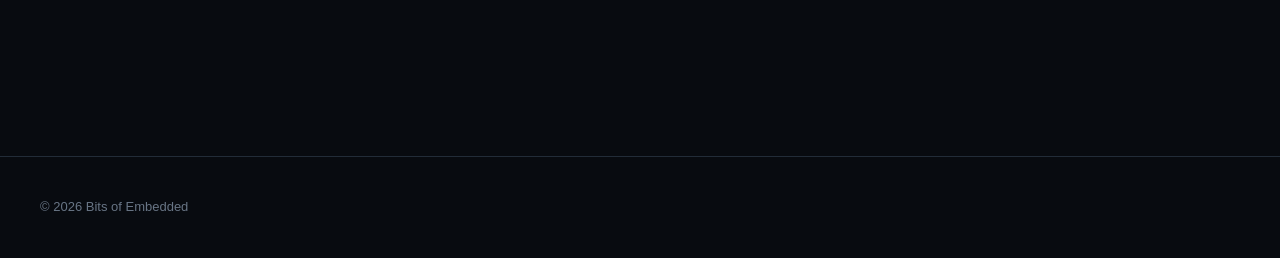
<file: projects/zedboard-sensor-fusion.html>
<!DOCTYPE html>

<html lang="en">

<head>

    <meta charset="UTF-8">

    <meta
        name="viewport"
        content="width=device-width, initial-scale=1.0"
    >

    <title>
        ZedBoard Sensor Fusion | Bits of Embedded
    </title>

    <link
        rel="stylesheet"
        href="../css/style.css"
    >

</head>


<body>


<header>

    <div class="container header-inner">


        <a
            href="../index.html"
            class="logo"
        >

            <img
                src="../logo.png"
                alt="Bits of Embedded"
            >

            <span class="logo-text">
                Bits of Embedded
            </span>

        </a>


        <nav>

            <a href="../index.html">
                Home
            </a>

            <a
                href="../projects.html"
                class="active"
            >
                Projects
            </a>

            <a href="../tutorials.html">
                Tutorials
            </a>

            <a href="../about.html">
                About
            </a>

        </nav>

    </div>

</header>



<main>


<section class="page-hero">

    <div class="container">

        <div class="section-label">
            PROJECT / FPGA / DSP
        </div>

        <h1>
            ZedBoard Sensor Fusion
        </h1>

        <p>
            Sensor acquisition, filtering and
            Kalman-based sensor fusion.
        </p>

    </div>

</section>



<section class="section">

    <div class="container">

        <article class="article">


            <h2>
                Project Overview
            </h2>

            <p>
                This project will document the complete
                implementation of a sensor-fusion system
                using a ZedBoard.
            </p>


            <h2>
                Hardware
            </h2>

            <ul>

                <li>
                    ZedBoard
                </li>

                <li>
                    Sensor / IMU
                </li>

                <li>
                    FPGA fabric
                </li>

                <li>
                    Processing system
                </li>

            </ul>


            <h2>
                System Architecture
            </h2>

            <pre><code>
Sensor
   ↓
Data Acquisition
   ↓
Filtering
   ↓
Kalman Filter
   ↓
Sensor Fusion
   ↓
Output
            </code></pre>


            <h2>
                Implementation
            </h2>

            <p>
                Detailed implementation will be
                documented step by step.
            </p>


        </article>

    </div>

</section>


</main>



<footer>

    <div class="container footer-inner">

        <div class="footer-text">

            ©
            <span id="current-year"></span>
            Bits of Embedded

        </div>

    </div>

</footer>


<script src="../js/main.js"></script>

</body>

</html>
</file>
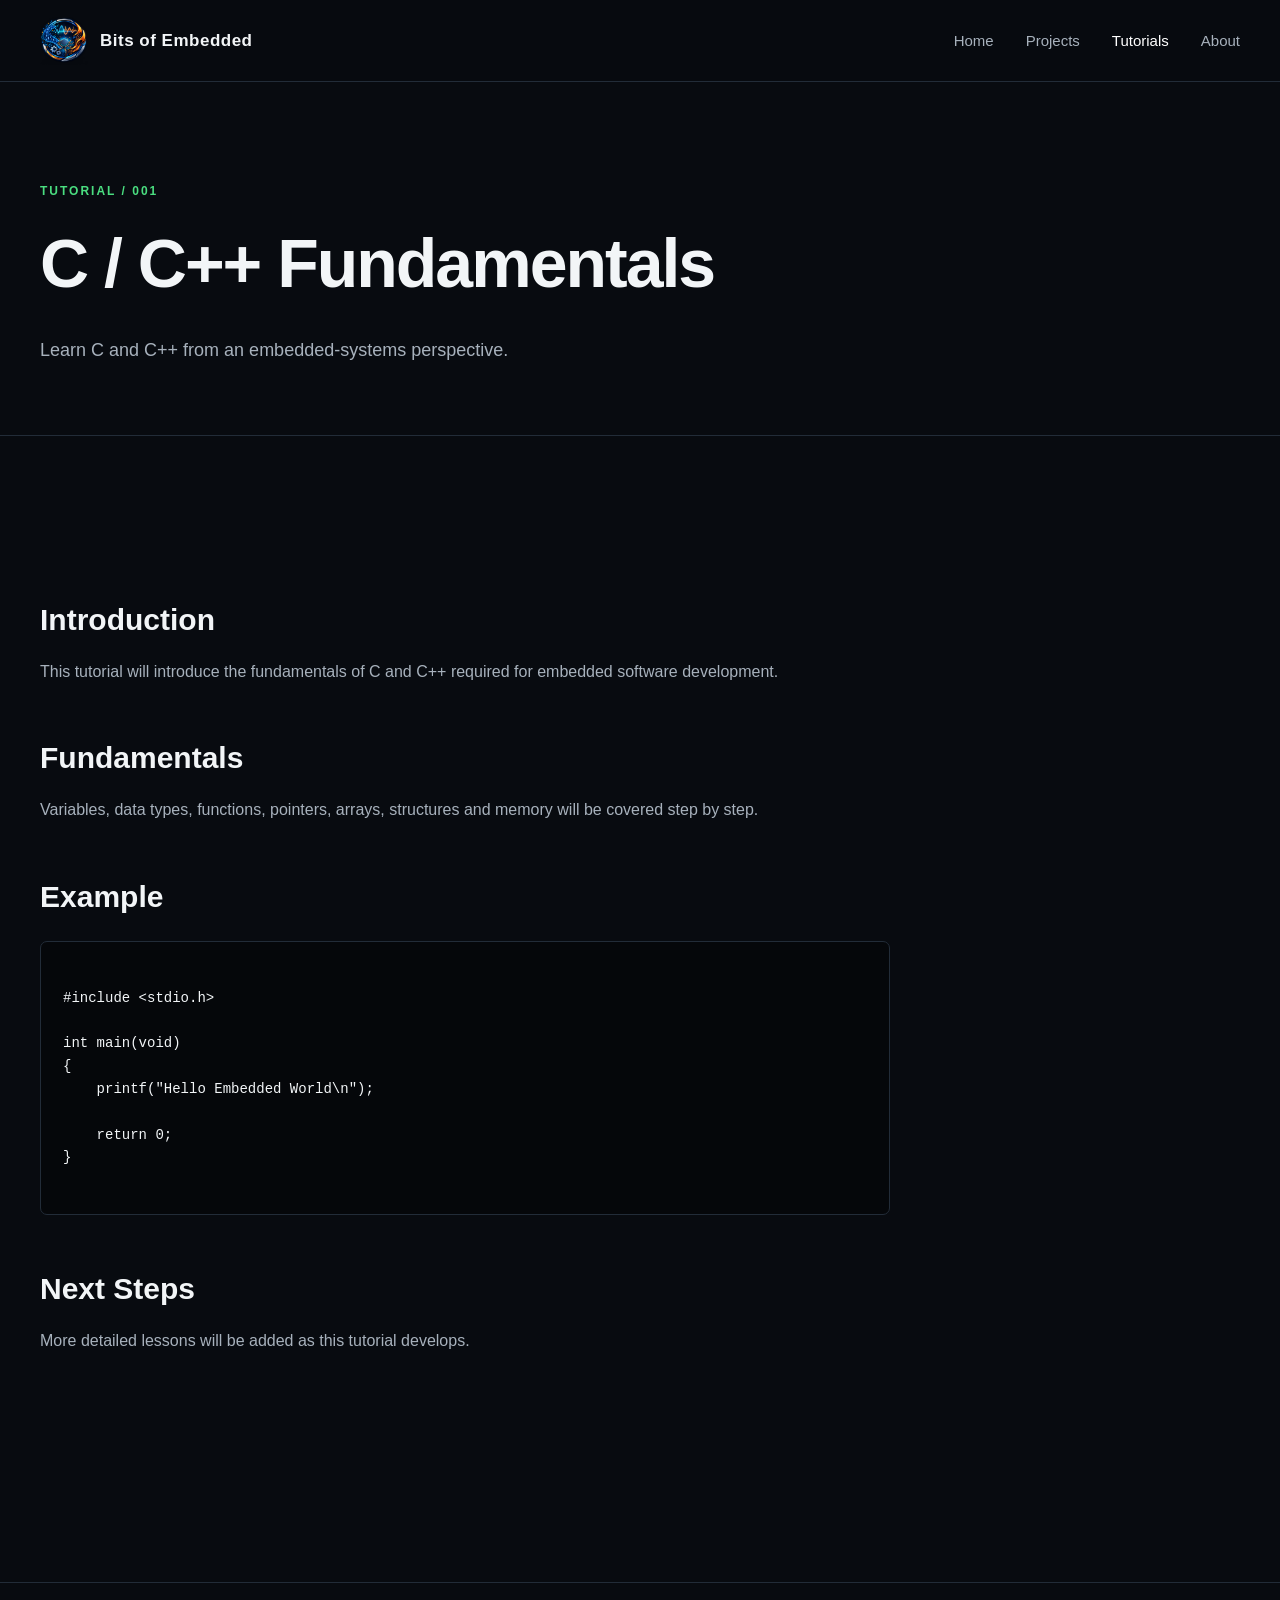
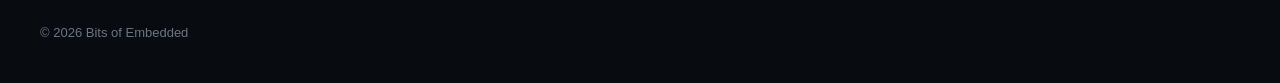
<file: tutorials/c-cpp-basics.html>
<!DOCTYPE html>

<html lang="en">

<head>

    <meta charset="UTF-8">

    <meta
        name="viewport"
        content="width=device-width, initial-scale=1.0"
    >

    <title>
        C / C++ Fundamentals | Bits of Embedded
    </title>

    <link
        rel="stylesheet"
        href="../css/style.css"
    >

</head>


<body>


<header>

    <div class="container header-inner">


        <a
            href="../index.html"
            class="logo"
        >

            <img
                src="../logo.png"
                alt="Bits of Embedded"
            >

            <span class="logo-text">
                Bits of Embedded
            </span>

        </a>


        <nav>

            <a href="../index.html">
                Home
            </a>

            <a href="../projects.html">
                Projects
            </a>

            <a
                href="../tutorials.html"
                class="active"
            >
                Tutorials
            </a>

            <a href="../about.html">
                About
            </a>

        </nav>

    </div>

</header>



<main>


<section class="page-hero">

    <div class="container">

        <div class="section-label">
            TUTORIAL / 001
        </div>

        <h1>
            C / C++ Fundamentals
        </h1>

        <p>
            Learn C and C++ from an
            embedded-systems perspective.
        </p>

    </div>

</section>



<section class="section">

    <div class="container">

        <article class="article">


            <h2>
                Introduction
            </h2>

            <p>
                This tutorial will introduce the
                fundamentals of C and C++ required
                for embedded software development.
            </p>


            <h2>
                Fundamentals
            </h2>

            <p>
                Variables, data types, functions,
                pointers, arrays, structures and
                memory will be covered step by step.
            </p>


            <h2>
                Example
            </h2>

            <pre><code>
#include &lt;stdio.h&gt;

int main(void)
{
    printf("Hello Embedded World\n");

    return 0;
}
            </code></pre>


            <h2>
                Next Steps
            </h2>

            <p>
                More detailed lessons will be added
                as this tutorial develops.
            </p>


        </article>

    </div>

</section>


</main>



<footer>

    <div class="container footer-inner">

        <div class="footer-text">

            ©
            <span id="current-year"></span>
            Bits of Embedded

        </div>

    </div>

</footer>


<script src="../js/main.js"></script>

</body>

</html>
</file>
<file: css/style.css>
/* =========================================================
   BITS OF EMBEDDED
   Main Website Styles
   ========================================================= */

* {
    margin: 0;
    padding: 0;
    box-sizing: border-box;
}

:root {
    --bg-main: #080b10;
    --bg-secondary: #0d1219;
    --bg-card: #111821;

    --border: #222c38;
    --border-hover: #344354;

    --text-main: #f2f5f7;
    --text-secondary: #a7b1bc;
    --text-muted: #687585;

    --accent: #4ade80;
    --accent-dark: #22c55e;

    --max-width: 1200px;
}

html {
    scroll-behavior: smooth;
}

body {
    font-family:
        Inter,
        Arial,
        Helvetica,
        sans-serif;

    background: var(--bg-main);
    color: var(--text-main);

    line-height: 1.6;
    min-height: 100vh;
}

a {
    color: inherit;
    text-decoration: none;
}

.container {
    width: min(
        var(--max-width),
        calc(100% - 48px)
    );

    margin: auto;
}


/* =========================================================
   HEADER
   ========================================================= */

header {
    height: 82px;

    border-bottom:
        1px solid var(--border);

    background:
        rgba(8, 11, 16, 0.96);

    position: sticky;
    top: 0;

    z-index: 100;

    backdrop-filter: blur(12px);
}

.header-inner {
    height: 100%;

    display: flex;

    align-items: center;

    justify-content: space-between;
}


/* =========================================================
   LOGO
   ========================================================= */

.logo {
    display: flex;

    align-items: center;

    gap: 12px;
}

.logo img {
    height: 48px;

    width: auto;

    display: block;
}

.logo-text {
    font-size: 17px;

    font-weight: 700;

    letter-spacing: 0.5px;
}


/* =========================================================
   NAVIGATION
   ========================================================= */

nav {
    display: flex;

    align-items: center;

    gap: 32px;
}

nav a {
    color: var(--text-secondary);

    font-size: 15px;

    font-weight: 500;

    transition:
        color 0.2s ease,
        transform 0.2s ease;
}

nav a:hover {
    color: white;
}

nav a.active {
    color: white;
}


/* =========================================================
   HERO
   ========================================================= */

.hero {
    position: relative;

    overflow: hidden;

    padding:
        130px 0
        110px;
}

.hero::before {
    content: "";

    position: absolute;

    inset: 0;

    background-image:

        linear-gradient(
            rgba(255,255,255,0.025) 1px,
            transparent 1px
        ),

        linear-gradient(
            90deg,
            rgba(255,255,255,0.025) 1px,
            transparent 1px
        );

    background-size: 40px 40px;

    mask-image:
        linear-gradient(
            to bottom,
            black,
            transparent
        );

    pointer-events: none;
}

.hero-content {
    position: relative;

    max-width: 850px;
}

.eyebrow {
    color: var(--accent);

    font-size: 13px;

    font-weight: 600;

    letter-spacing: 3px;

    margin-bottom: 22px;
}

.hero h1 {
    font-size:
        clamp(48px, 7vw, 86px);

    line-height: 1.02;

    letter-spacing: -3px;

    margin-bottom: 28px;
}

.hero h1 span {
    color: var(--accent);
}

.hero-description {
    max-width: 720px;

    color: var(--text-secondary);

    font-size: 19px;

    line-height: 1.8;

    margin-bottom: 38px;
}


/* =========================================================
   BUTTONS
   ========================================================= */

.buttons {
    display: flex;

    flex-wrap: wrap;

    gap: 14px;
}

.btn {
    display: inline-flex;

    align-items: center;

    justify-content: center;

    padding:
        12px 20px;

    border:
        1px solid var(--border);

    border-radius: 6px;

    font-size: 14px;

    font-weight: 600;

    transition:
        0.2s ease;
}

.btn-primary {
    background: var(--accent);

    color: #061008;

    border-color: var(--accent);
}

.btn-primary:hover {
    background: var(--accent-dark);

    transform: translateY(-2px);
}

.btn-secondary {
    background: transparent;

    color: var(--text-main);
}

.btn-secondary:hover {
    border-color: var(--border-hover);

    background: var(--bg-secondary);
}


/* =========================================================
   SECTIONS
   ========================================================= */

.section {
    padding: 90px 0;
}

.section-header {
    display: flex;

    justify-content: space-between;

    align-items: end;

    gap: 30px;

    margin-bottom: 35px;
}

.section-label {
    color: var(--accent);

    font-size: 12px;

    letter-spacing: 2px;

    font-weight: 700;

    text-transform: uppercase;

    margin-bottom: 8px;
}

.section-title {
    font-size: 34px;

    line-height: 1.2;
}

.section-description {
    color: var(--text-secondary);

    max-width: 600px;

    margin-top: 12px;
}


/* =========================================================
   TOPICS
   ========================================================= */

.topic-grid {
    display: grid;

    grid-template-columns:
        repeat(3, 1fr);

    gap: 16px;
}

.topic-card {
    background: var(--bg-card);

    border:
        1px solid var(--border);

    border-radius: 8px;

    padding: 28px;

    transition:
        0.25s ease;
}

.topic-card:hover {
    transform:
        translateY(-4px);

    border-color:
        var(--border-hover);
}

.topic-number {
    color: var(--text-muted);

    font-size: 12px;

    font-family: monospace;

    margin-bottom: 22px;
}

.topic-card h3 {
    font-size: 19px;

    margin-bottom: 8px;
}

.topic-card p {
    color: var(--text-secondary);

    font-size: 14px;
}


/* =========================================================
   CARDS
   ========================================================= */

.card-grid {
    display: grid;

    grid-template-columns:
        repeat(3, 1fr);

    gap: 20px;
}

.card {
    background: var(--bg-card);

    border:
        1px solid var(--border);

    border-radius: 8px;

    padding: 28px;

    transition:
        0.25s ease;
}

.card:hover {
    transform:
        translateY(-4px);

    border-color:
        var(--border-hover);
}

.card-category {
    color: var(--accent);

    font-family: monospace;

    font-size: 12px;

    margin-bottom: 18px;
}

.card h3 {
    font-size: 20px;

    margin-bottom: 12px;
}

.card p {
    color: var(--text-secondary);

    font-size: 14px;

    margin-bottom: 24px;
}

.card-link {
    color: var(--text-main);

    font-size: 14px;

    font-weight: 600;
}

.card-link:hover {
    color: var(--accent);
}


/* =========================================================
   TAGS
   ========================================================= */

.tags {
    display: flex;

    flex-wrap: wrap;

    gap: 7px;

    margin-bottom: 20px;
}

.tag {
    padding:
        4px 8px;

    border:
        1px solid var(--border);

    border-radius: 4px;

    color: var(--text-muted);

    font-size: 11px;

    font-family: monospace;
}


/* =========================================================
   PAGE HERO
   ========================================================= */

.page-hero {
    padding:
        100px 0
        70px;

    border-bottom:
        1px solid var(--border);
}

.page-hero h1 {
    font-size:
        clamp(42px, 6vw, 68px);

    letter-spacing: -2px;

    margin-bottom: 18px;
}

.page-hero p {
    max-width: 700px;

    color: var(--text-secondary);

    font-size: 18px;
}


/* =========================================================
   ARTICLE
   ========================================================= */

.article {
    max-width: 850px;

    padding:
        20px 0
        80px;
}

.article h2 {
    font-size: 30px;

    margin:
        50px 0 15px;
}

.article h3 {
    font-size: 22px;

    margin:
        35px 0 12px;
}

.article p {
    color: var(--text-secondary);

    margin-bottom: 18px;
}

.article ul {
    margin:
        20px 0
        20px 25px;

    color: var(--text-secondary);
}

.article li {
    margin-bottom: 8px;
}


/* =========================================================
   CODE
   ========================================================= */

pre {
    background: #05070a;

    border:
        1px solid var(--border);

    border-radius: 7px;

    padding: 22px;

    overflow-x: auto;

    margin:
        20px 0
        30px;
}

code {
    font-family:
        "Cascadia Code",
        Consolas,
        monospace;

    font-size: 14px;
}


/* =========================================================
   FOOTER
   ========================================================= */

footer {
    border-top:
        1px solid var(--border);

    padding: 40px 0;

    margin-top: 40px;
}

.footer-inner {
    display: flex;

    justify-content: space-between;

    align-items: center;

    gap: 20px;
}

.footer-text {
    color: var(--text-muted);

    font-size: 13px;
}


/* =========================================================
   MOBILE
   ========================================================= */

@media (max-width: 800px) {

    .container {
        width:
            calc(100% - 32px);
    }

    header {
        height: auto;

        padding:
            18px 0;
    }

    .header-inner {
        flex-direction: column;

        gap: 18px;
    }

    nav {
        gap: 20px;

        flex-wrap: wrap;

        justify-content: center;
    }

    .hero {
        padding:
            90px 0
            70px;
    }

    .hero h1 {
        letter-spacing: -2px;
    }

    .hero-description {
        font-size: 17px;
    }

    .section {
        padding:
            65px 0;
    }

    .section-header {
        display: block;
    }

    .topic-grid,
    .card-grid {
        grid-template-columns:
            1fr;
    }

    .footer-inner {
        flex-direction: column;

        align-items: flex-start;
    }
}
</file>
